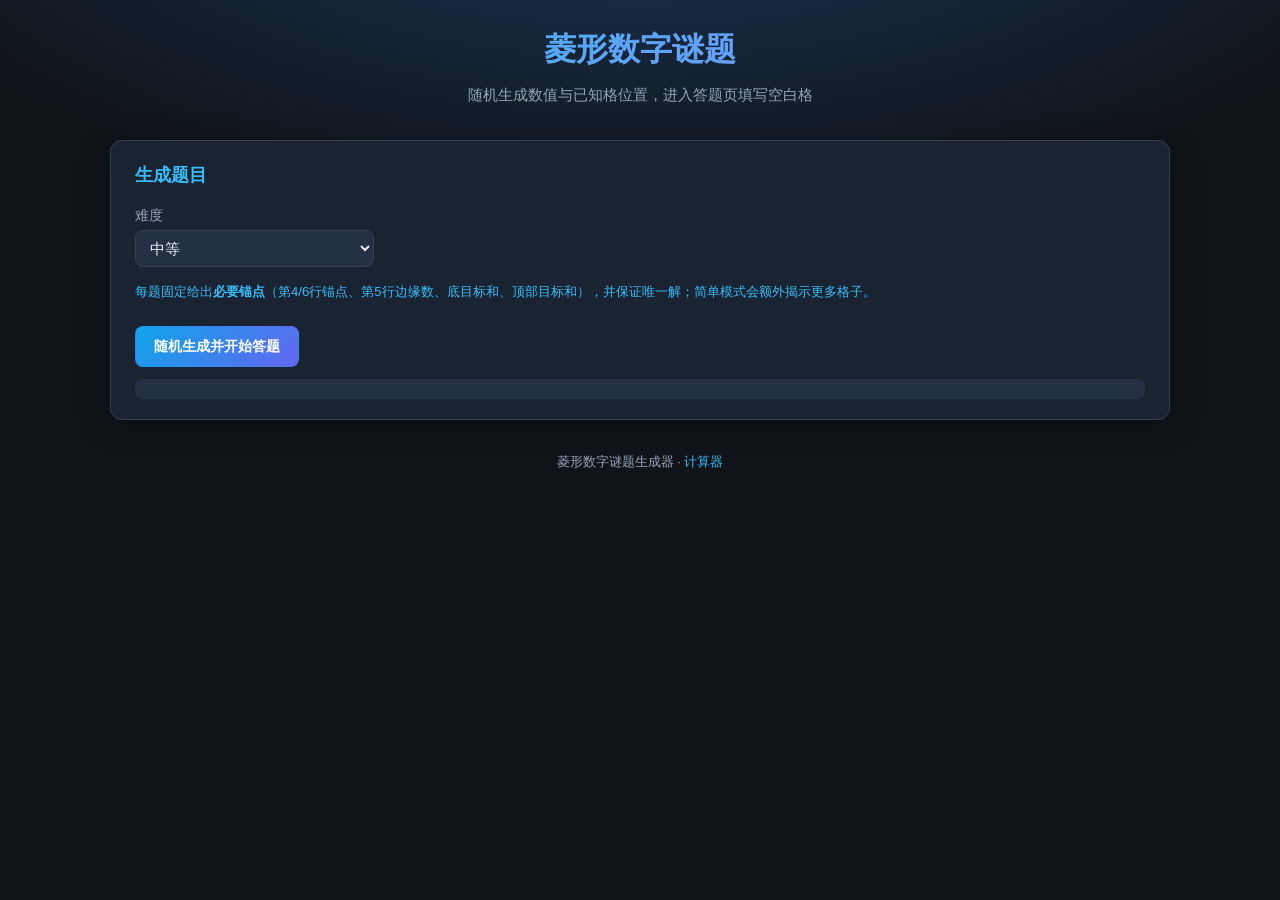
<file: index.html>
<!DOCTYPE html>
<html lang="zh-CN">
<head>
  <meta charset="UTF-8" />
  <meta name="viewport" content="width=device-width, initial-scale=1.0" />
  <title>菱形数字谜题 — 生成</title>
  <link rel="stylesheet" href="styles.css" />
</head>
<body>
  <div class="app">
    <header class="header">
      <h1>菱形数字谜题</h1>
      <p class="subtitle">随机生成数值与已知格位置，进入答题页填写空白格</p>
    </header>

    <main class="main">
      <section class="panel controls-panel">
        <h2>生成题目</h2>
        <form id="config-form" class="config-form">
          <div class="field-row">
            <label>难度
              <select name="difficulty">
                <option value="easy">简单（数字较小，p、m ≤ 3）</option>
                <option value="medium" selected>中等</option>
                <option value="hard">困难（p、m ≥ 2）</option>
              </select>
            </label>
          </div>
          <p class="hint">每题固定给出<strong>必要锚点</strong>（第4/6行锚点、第5行边缘数、底目标和、顶部目标和），并保证唯一解；简单模式会额外揭示更多格子。</p>
          <div class="actions">
            <button type="submit" class="btn primary">随机生成并开始答题</button>
          </div>
        </form>
        <div id="status" class="status" role="status"></div>
      </section>
    </main>

    <footer class="footer">
      <p>菱形数字谜题生成器 · <a href="calc.html" class="footer-link">计算器</a></p>
    </footer>
  </div>

  <script type="module" src="index.js"></script>
</body>
</html>
</file>
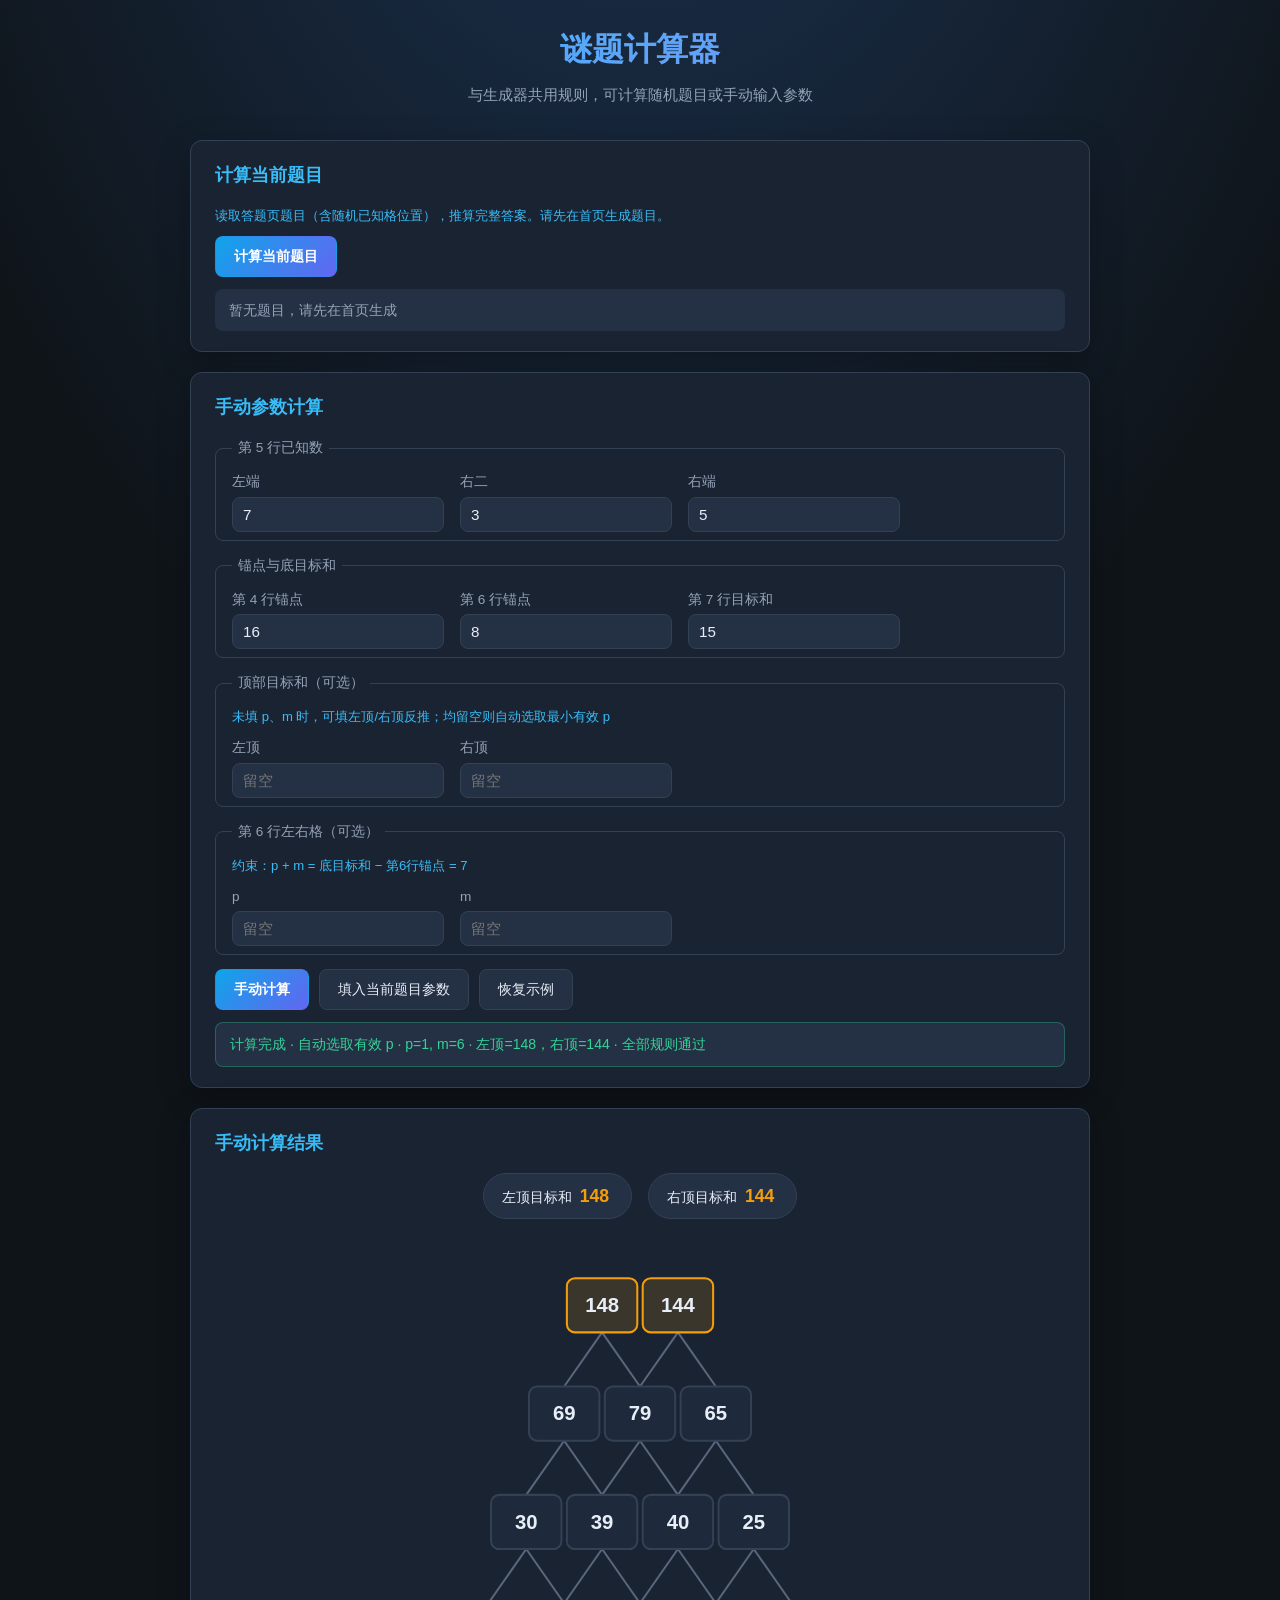
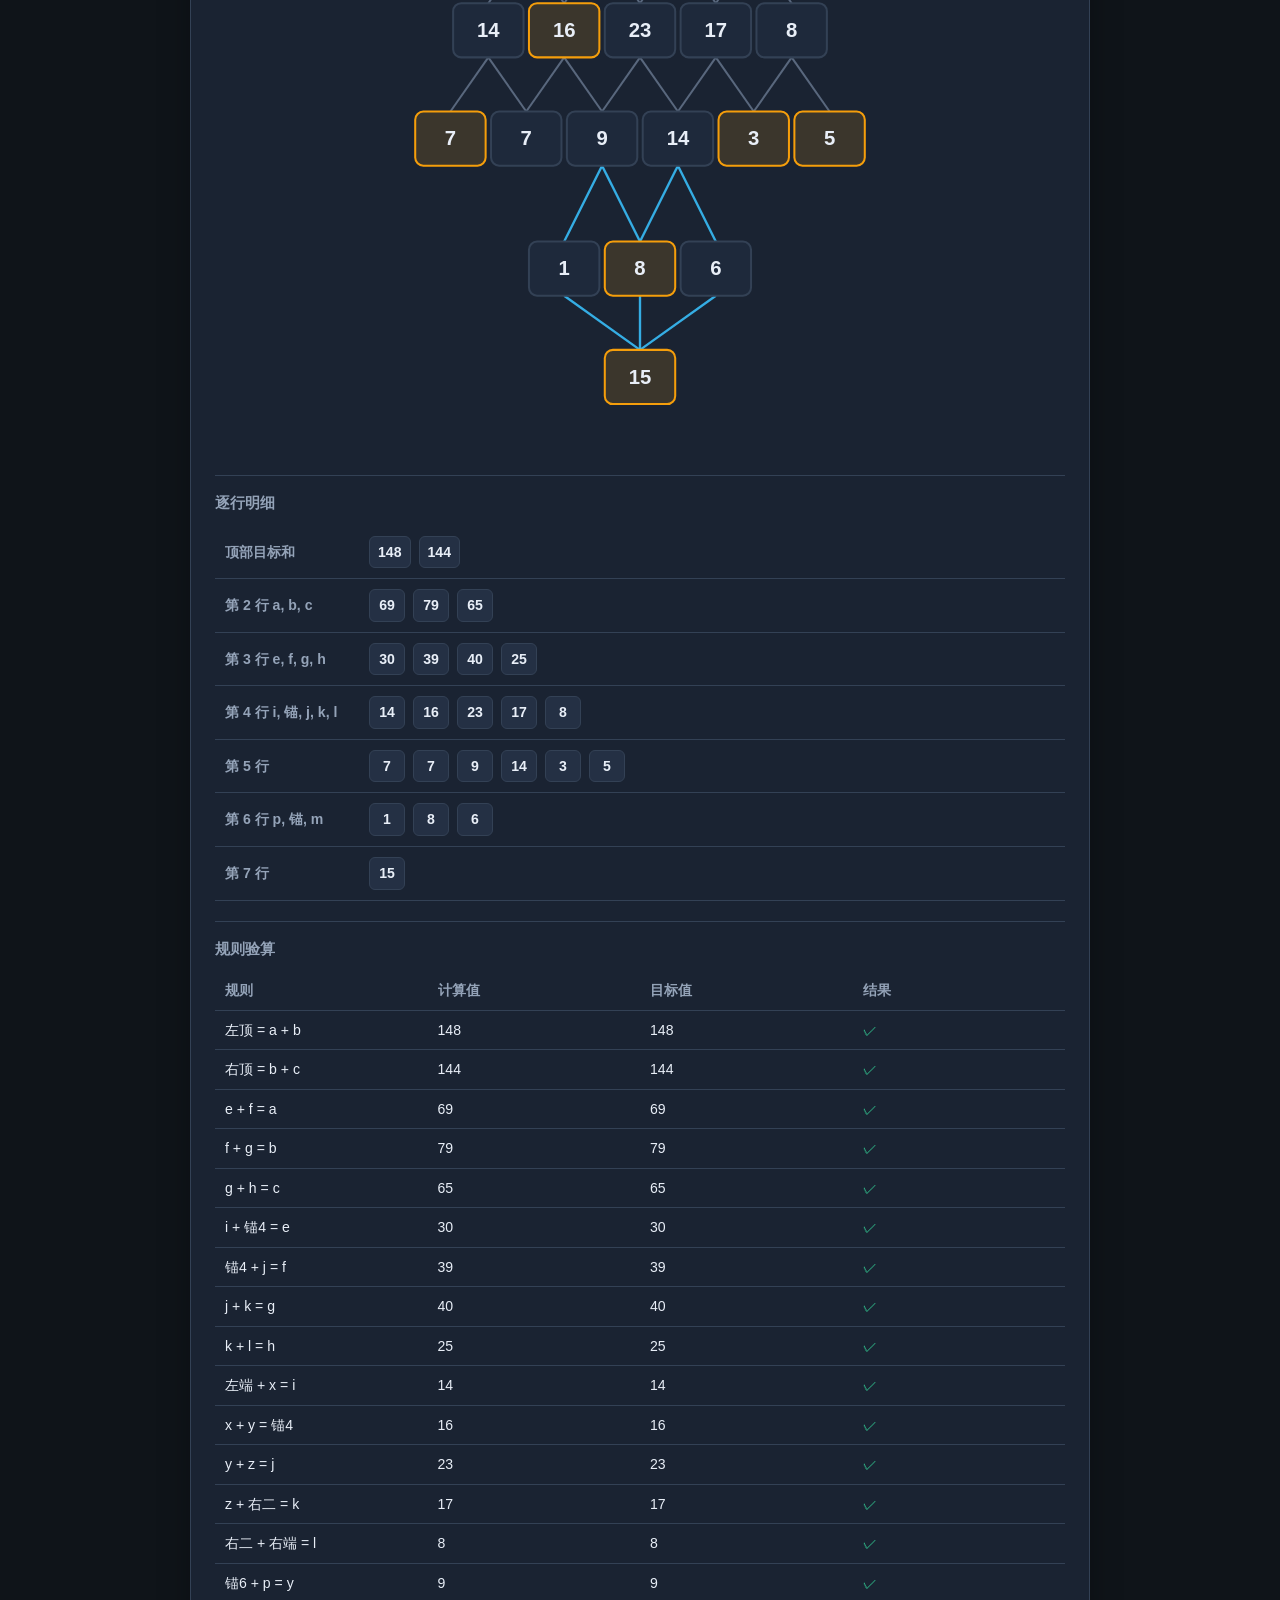
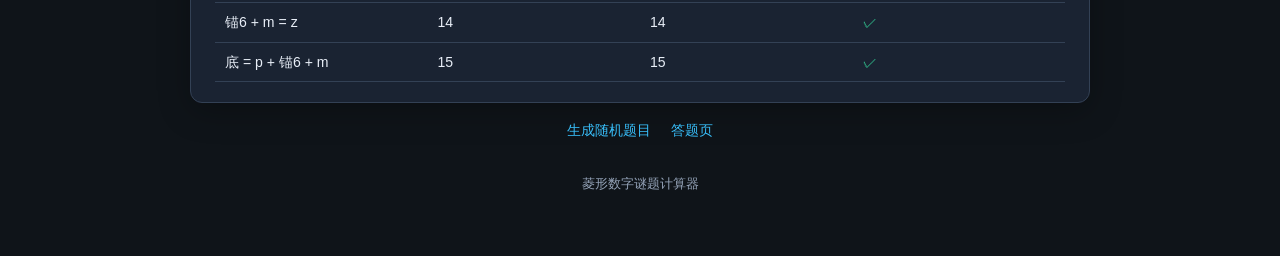
<file: calc.html>
<!DOCTYPE html>
<html lang="zh-CN">
<head>
  <meta charset="UTF-8" />
  <meta name="viewport" content="width=device-width, initial-scale=1.0" />
  <title>菱形数字谜题 — 计算器</title>
  <link rel="stylesheet" href="styles.css" />
</head>
<body>
  <div class="app">
    <header class="header">
      <h1>谜题计算器</h1>
      <p class="subtitle">与生成器共用规则，可计算随机题目或手动输入参数</p>
    </header>

    <main class="main calc-layout">
      <section class="panel controls-panel">
        <h2>计算当前题目</h2>
        <p class="hint">读取答题页题目（含随机已知格位置），推算完整答案。请先在首页生成题目。</p>
        <div class="actions">
          <button type="button" id="calc-puzzle-btn" class="btn primary">计算当前题目</button>
        </div>
        <div id="puzzle-calc-status" class="status" role="status"></div>
      </section>

      <section class="panel puzzle-panel calc-result-panel" id="puzzle-result-panel" hidden>
        <h2>题目与解答</h2>
        <div id="puzzle-targets" class="targets"></div>
        <h3 class="calc-subtitle">题目已知格</h3>
        <div id="puzzle-clue-board" class="puzzle-board"></div>
        <h3 class="calc-subtitle">完整答案</h3>
        <div id="puzzle-answer-board" class="puzzle-board"></div>
        <div class="calc-table-wrap">
          <h3>逐行明细</h3>
          <table class="calc-table" id="puzzle-detail-table"></table>
        </div>
        <div class="calc-table-wrap">
          <h3>规则验算</h3>
          <table class="calc-table verify-table" id="puzzle-verify-table"></table>
        </div>
      </section>

      <section class="panel controls-panel">
        <h2>手动参数计算</h2>
        <form id="calc-form" class="config-form">
          <fieldset class="fieldset">
            <legend>第 5 行已知数</legend>
            <div class="field-row">
              <label>左端 <input type="number" name="edgeLeft" value="7" step="1" min="1" required /></label>
              <label>右二 <input type="number" name="penult" value="3" step="1" min="1" required /></label>
              <label>右端 <input type="number" name="edgeRight" value="5" step="1" min="1" required /></label>
            </div>
          </fieldset>

          <fieldset class="fieldset">
            <legend>锚点与底目标和</legend>
            <div class="field-row">
              <label>第 4 行锚点 <input type="number" name="anchor4" value="16" step="1" min="1" required /></label>
              <label>第 6 行锚点 <input type="number" name="anchor6" value="8" step="1" min="1" required /></label>
              <label>第 7 行目标和 <input type="number" name="bottom" value="15" step="1" min="1" required /></label>
            </div>
          </fieldset>

          <fieldset class="fieldset">
            <legend>顶部目标和（可选）</legend>
            <p class="hint">未填 p、m 时，可填左顶/右顶反推；均留空则自动选取最小有效 p</p>
            <div class="field-row">
              <label>左顶 <input type="number" name="leftTop" placeholder="留空" step="1" /></label>
              <label>右顶 <input type="number" name="rightTop" placeholder="留空" step="1" /></label>
            </div>
          </fieldset>

          <fieldset class="fieldset">
            <legend>第 6 行左右格（可选）</legend>
            <p class="hint" id="pm-hint">约束：p + m = 底目标和 − 第6行锚点 = 7</p>
            <div class="field-row">
              <label>p <input type="number" name="p" placeholder="留空" step="1" /></label>
              <label>m <input type="number" name="m" placeholder="留空" step="1" /></label>
            </div>
          </fieldset>

          <div class="actions">
            <button type="submit" class="btn primary">手动计算</button>
            <button type="button" id="load-current" class="btn">填入当前题目参数</button>
            <button type="button" id="reset-defaults" class="btn">恢复示例</button>
          </div>
        </form>
        <div id="calc-status" class="status" role="status"></div>
      </section>

      <section class="panel puzzle-panel calc-result-panel" id="result-panel" hidden>
        <h2>手动计算结果</h2>
        <div id="targets" class="targets"></div>
        <div id="puzzle-board" class="puzzle-board"></div>
        <div class="calc-table-wrap">
          <h3>逐行明细</h3>
          <table class="calc-table" id="detail-table"></table>
        </div>
        <div class="calc-table-wrap">
          <h3>规则验算</h3>
          <table class="calc-table verify-table" id="verify-table"></table>
        </div>
      </section>
    </main>

    <nav class="nav-links">
      <a href="index.html">生成随机题目</a>
      <a href="play.html">答题页</a>
    </nav>

    <footer class="footer">
      <p>菱形数字谜题计算器</p>
    </footer>
  </div>

  <script type="module" src="calc.js"></script>
</body>
</html>
</file>
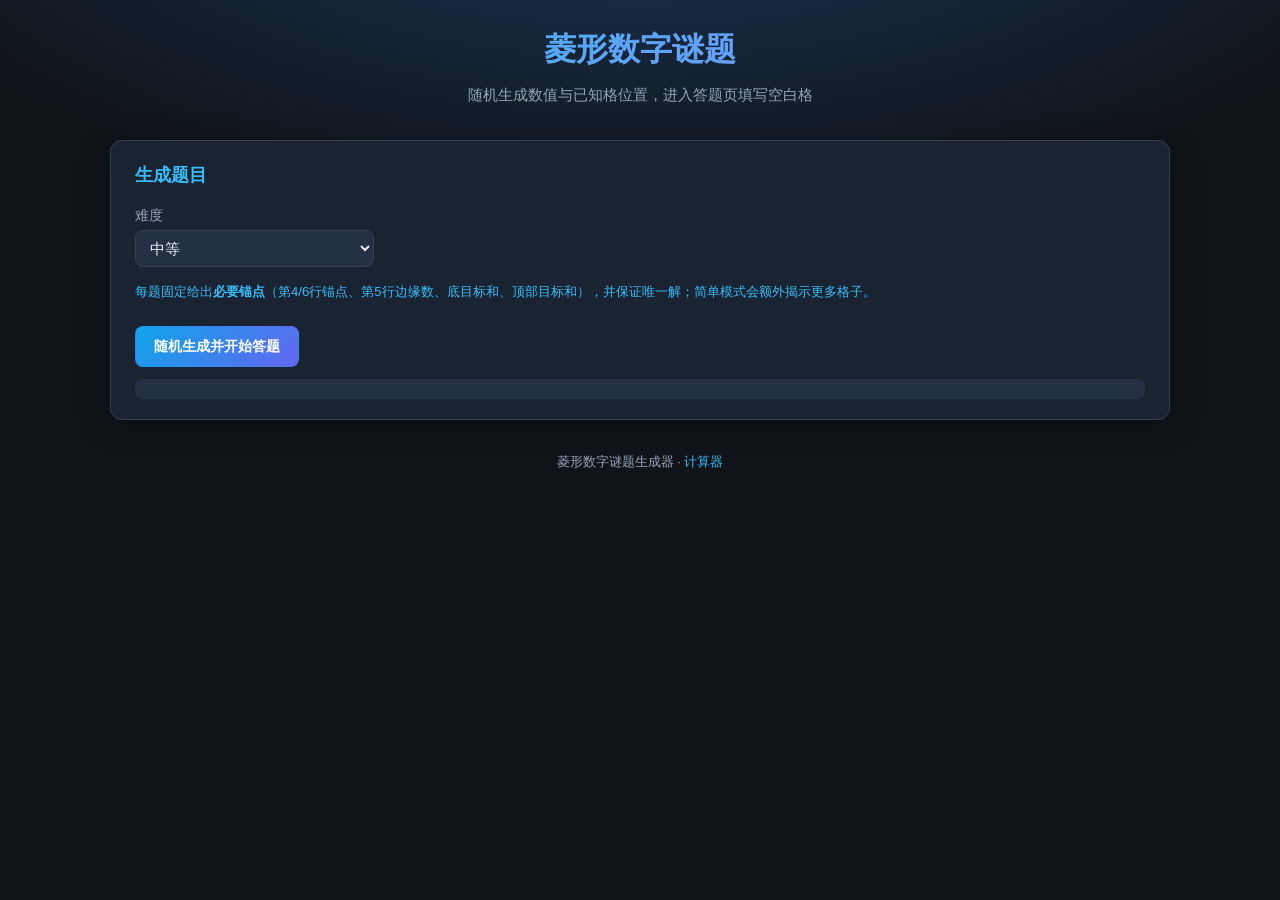
<file: play.html>
<!DOCTYPE html>
<html lang="zh-CN">
<head>
  <meta charset="UTF-8" />
  <meta name="viewport" content="width=device-width, initial-scale=1.0" />
  <title>菱形数字谜题 — 答题</title>
  <link rel="stylesheet" href="styles.css" />
</head>
<body>
  <div class="app">
    <header class="header">
      <h1>菱形数字谜题</h1>
      <p class="subtitle">灰色为随机给出的已知数，在空白格填入其余数字</p>
    </header>

    <main class="main">
      <section class="panel puzzle-panel">
        <div id="targets" class="targets"></div>
        <div id="puzzle-board" class="puzzle-board"></div>
        <div class="play-actions">
          <button type="button" id="verify-btn" class="btn primary">验证答案</button>
          <button type="button" id="reset-btn" class="btn">清空填写</button>
          <a href="index.html" class="btn btn-link">返回重新生成</a>
        </div>
        <div id="result" class="status" role="status"></div>
      </section>
    </main>

    <nav class="nav-links">
      <a href="calc.html">计算器</a>
      <a href="index.html">重新生成</a>
    </nav>

    <footer class="footer">
      <p>提示：下方相连两数之和等于上方数（底部为三数之和）</p>
    </footer>
  </div>

  <script type="module" src="play.js"></script>
</body>
</html>
</file>
<file: styles.css>
:root {
  --bg: #0f1419;
  --surface: #1a2332;
  --surface-2: #243044;
  --border: #334155;
  --text: #e8eef7;
  --muted: #94a3b8;
  --accent: #38bdf8;
  --accent-2: #818cf8;
  --given: #f59e0b;
  --blank: #1e293b;
  --ok: #34d399;
  --error: #f87171;
  --radius: 12px;
  --font: "Segoe UI", "PingFang SC", "Microsoft YaHei", sans-serif;
}

* {
  box-sizing: border-box;
}

body {
  margin: 0;
  min-height: 100vh;
  font-family: var(--font);
  background: radial-gradient(ellipse 120% 80% at 50% -20%, #1e3a5f 0%, var(--bg) 55%);
  color: var(--text);
  line-height: 1.6;
}

.app {
  max-width: 1100px;
  margin: 0 auto;
  padding: 24px 20px 48px;
}

.header {
  text-align: center;
  margin-bottom: 32px;
}

.header h1 {
  margin: 0;
  font-size: 2rem;
  font-weight: 700;
  background: linear-gradient(135deg, var(--accent), var(--accent-2));
  -webkit-background-clip: text;
  -webkit-text-fill-color: transparent;
  background-clip: text;
}

.subtitle {
  margin: 8px 0 0;
  color: var(--muted);
  font-size: 0.95rem;
}

.main {
  display: flex;
  flex-direction: column;
  gap: 20px;
}

.panel {
  background: var(--surface);
  border: 1px solid var(--border);
  border-radius: var(--radius);
  padding: 20px 24px;
  box-shadow: 0 8px 32px rgba(0, 0, 0, 0.25);
}

.panel h2 {
  margin: 0 0 16px;
  font-size: 1.1rem;
  color: var(--accent);
}

.rules-grid {
  display: grid;
  grid-template-columns: repeat(auto-fill, minmax(280px, 1fr));
  gap: 12px;
}

.rule-card {
  background: var(--surface-2);
  border-radius: 8px;
  padding: 14px 16px;
  border: 1px solid var(--border);
}

.rule-card h3 {
  margin: 0 0 6px;
  font-size: 0.9rem;
  color: var(--given);
}

.rule-card p {
  margin: 0;
  font-size: 0.85rem;
  color: var(--muted);
}

.rule-card code {
  background: #0f172a;
  padding: 1px 5px;
  border-radius: 4px;
  font-size: 0.8rem;
  color: var(--accent);
}

.config-form {
  display: flex;
  flex-direction: column;
  gap: 14px;
}

.field-row {
  display: flex;
  flex-wrap: wrap;
  gap: 16px;
  align-items: center;
}

.field-row label {
  display: flex;
  flex-direction: column;
  gap: 4px;
  font-size: 0.85rem;
  color: var(--muted);
}

.field-row input,
.field-row select {
  padding: 8px 10px;
  border-radius: 8px;
  border: 1px solid var(--border);
  background: var(--surface-2);
  color: var(--text);
  font-size: 0.95rem;
  min-width: 100px;
}

.checkbox-label {
  flex-direction: row !important;
  align-items: center;
  gap: 8px !important;
}

.actions {
  display: flex;
  flex-wrap: wrap;
  gap: 10px;
}

.btn {
  padding: 10px 18px;
  border-radius: 8px;
  border: 1px solid var(--border);
  background: var(--surface-2);
  color: var(--text);
  font-size: 0.9rem;
  cursor: pointer;
  transition: background 0.15s, transform 0.1s;
}

.btn:hover {
  background: #2d3f56;
}

.btn:active {
  transform: scale(0.98);
}

.btn.primary {
  background: linear-gradient(135deg, #0ea5e9, #6366f1);
  border-color: transparent;
  color: #fff;
  font-weight: 600;
}

.status {
  margin-top: 12px;
  padding: 10px 14px;
  border-radius: 8px;
  font-size: 0.88rem;
  background: var(--surface-2);
  color: var(--muted);
}

.status.ok {
  color: var(--ok);
  border: 1px solid rgba(52, 211, 153, 0.3);
}

.status.error {
  color: var(--error);
  border: 1px solid rgba(248, 113, 113, 0.3);
}

.targets {
  display: flex;
  justify-content: center;
  gap: 16px;
  flex-wrap: wrap;
  margin-bottom: 16px;
}

.target-chip {
  background: var(--surface-2);
  border: 1px solid var(--border);
  border-radius: 999px;
  padding: 8px 18px;
  font-size: 0.9rem;
}

.target-chip strong {
  color: var(--given);
  font-size: 1.1rem;
  margin: 0 4px;
}

.target-chip span {
  color: var(--muted);
  font-size: 0.8rem;
}

.puzzle-board {
  display: flex;
  justify-content: center;
  overflow-x: auto;
  padding: 8px 0 16px;
}

.puzzle-svg {
  width: 100%;
  max-width: 520px;
  height: auto;
}

.link {
  stroke: #64748b;
  stroke-width: 1.5;
  opacity: 0.85;
}

.link.bridge {
  stroke: #38bdf8;
  stroke-width: 1.75;
  opacity: 0.9;
  stroke-dasharray: none;
}

.cell {
  fill: var(--blank);
  stroke: var(--border);
  stroke-width: 1.5;
}

.cell.given {
  fill: rgba(245, 158, 11, 0.15);
  stroke: var(--given);
}

.cell.blank.filled {
  fill: rgba(56, 189, 248, 0.12);
  stroke: var(--accent);
}

.cell-text {
  fill: var(--text);
  font-size: 15px;
  font-weight: 600;
  font-family: var(--font);
}

.solution-table {
  margin-top: 20px;
  padding-top: 16px;
  border-top: 1px solid var(--border);
}

.solution-table h3 {
  margin: 0 0 12px;
  font-size: 0.95rem;
  color: var(--muted);
}

.solution-table table {
  width: 100%;
  border-collapse: collapse;
  font-size: 0.88rem;
}

.solution-table th {
  text-align: left;
  padding: 8px 12px 8px 0;
  color: var(--muted);
  white-space: nowrap;
  vertical-align: top;
  width: 120px;
}

.solution-table td {
  padding: 8px 0;
}

.val-row {
  display: flex;
  flex-wrap: wrap;
  gap: 8px;
}

.val {
  display: inline-flex;
  flex-direction: column;
  align-items: center;
  min-width: 44px;
  padding: 6px 10px;
  border-radius: 6px;
  background: var(--surface-2);
  border: 1px solid var(--border);
  font-weight: 600;
}

.val small {
  font-size: 0.65rem;
  font-weight: 400;
  color: var(--muted);
  margin-top: 2px;
}

.val.known {
  border-color: rgba(245, 158, 11, 0.4);
}

.val.unknown {
  border-color: rgba(56, 189, 248, 0.35);
}

.meta {
  margin: 12px 0 0;
  font-size: 0.82rem;
  color: var(--muted);
}

.play-actions {
  display: flex;
  flex-wrap: wrap;
  gap: 10px;
  justify-content: center;
  margin-top: 8px;
}

.btn-link {
  display: inline-flex;
  align-items: center;
  text-decoration: none;
}

.cell.input-cell {
  fill: rgba(56, 189, 248, 0.08);
  stroke: var(--accent);
}

.cell-input {
  width: 100%;
  height: 100%;
  border: none;
  background: transparent;
  color: var(--text);
  font-size: 15px;
  font-weight: 600;
  text-align: center;
  font-family: var(--font);
  outline: none;
  padding: 0;
  -moz-appearance: textfield;
}

.cell-input::-webkit-outer-spin-button,
.cell-input::-webkit-inner-spin-button {
  -webkit-appearance: none;
  margin: 0;
}

.cell-input::placeholder {
  color: #64748b;
  font-weight: 400;
}

.cell-input.correct {
  color: var(--ok);
}

.cell-input.wrong {
  color: var(--error);
}

.input-node:has(.cell-input.correct) .input-cell {
  stroke: var(--ok);
  fill: rgba(52, 211, 153, 0.12);
}

.input-node:has(.cell-input.wrong) .input-cell {
  stroke: var(--error);
  fill: rgba(248, 113, 113, 0.12);
}

.rules-panel {
  display: none;
}

.calc-layout {
  max-width: 900px;
  margin: 0 auto;
}

.calc-subtitle {
  margin: 20px 0 8px;
  font-size: 0.95rem;
  font-weight: 600;
  color: var(--muted);
}

.cell-text.muted {
  fill: var(--muted);
  font-size: 1.1rem;
}

.cell.clue-empty {
  stroke: var(--border);
  stroke-width: 1;
  stroke-dasharray: 4 3;
}

.fieldset {
  border: 1px solid var(--border);
  border-radius: 8px;
  padding: 12px 16px 8px;
  margin: 0;
}

.fieldset legend {
  padding: 0 6px;
  font-size: 0.85rem;
  color: var(--muted);
}

.hint {
  margin: 0 0 10px;
  font-size: 0.82rem;
  color: var(--accent);
}

.calc-result-panel {
  margin-top: 0;
}

.calc-table-wrap {
  margin-top: 20px;
  padding-top: 16px;
  border-top: 1px solid var(--border);
}

.calc-table-wrap h3 {
  margin: 0 0 10px;
  font-size: 0.92rem;
  color: var(--muted);
}

.calc-table {
  width: 100%;
  border-collapse: collapse;
  font-size: 0.88rem;
}

.calc-table th,
.calc-table td {
  padding: 8px 10px;
  border-bottom: 1px solid var(--border);
  text-align: left;
}

.calc-table th {
  color: var(--muted);
  white-space: nowrap;
  width: 140px;
}

.calc-val {
  display: inline-block;
  min-width: 36px;
  margin: 2px 4px;
  padding: 4px 8px;
  border-radius: 6px;
  background: var(--surface-2);
  border: 1px solid var(--border);
  font-weight: 600;
  text-align: center;
}

.verify-table .row-ok td:last-child {
  color: var(--ok);
}

.verify-table .row-fail td:last-child {
  color: var(--error);
}

.nav-links {
  display: flex;
  justify-content: center;
  gap: 20px;
  margin-top: 16px;
}

.nav-links a {
  color: var(--accent);
  text-decoration: none;
  font-size: 0.9rem;
}

.nav-links a:hover {
  text-decoration: underline;
}

.footer-link {
  color: var(--accent);
  text-decoration: none;
}

.footer-link:hover {
  text-decoration: underline;
}

.footer {
  text-align: center;
  margin-top: 32px;
  font-size: 0.8rem;
  color: var(--muted);
}

@media (max-width: 600px) {
  .header h1 {
    font-size: 1.5rem;
  }

  .field-row label {
    width: 100%;
  }
}
</file>
